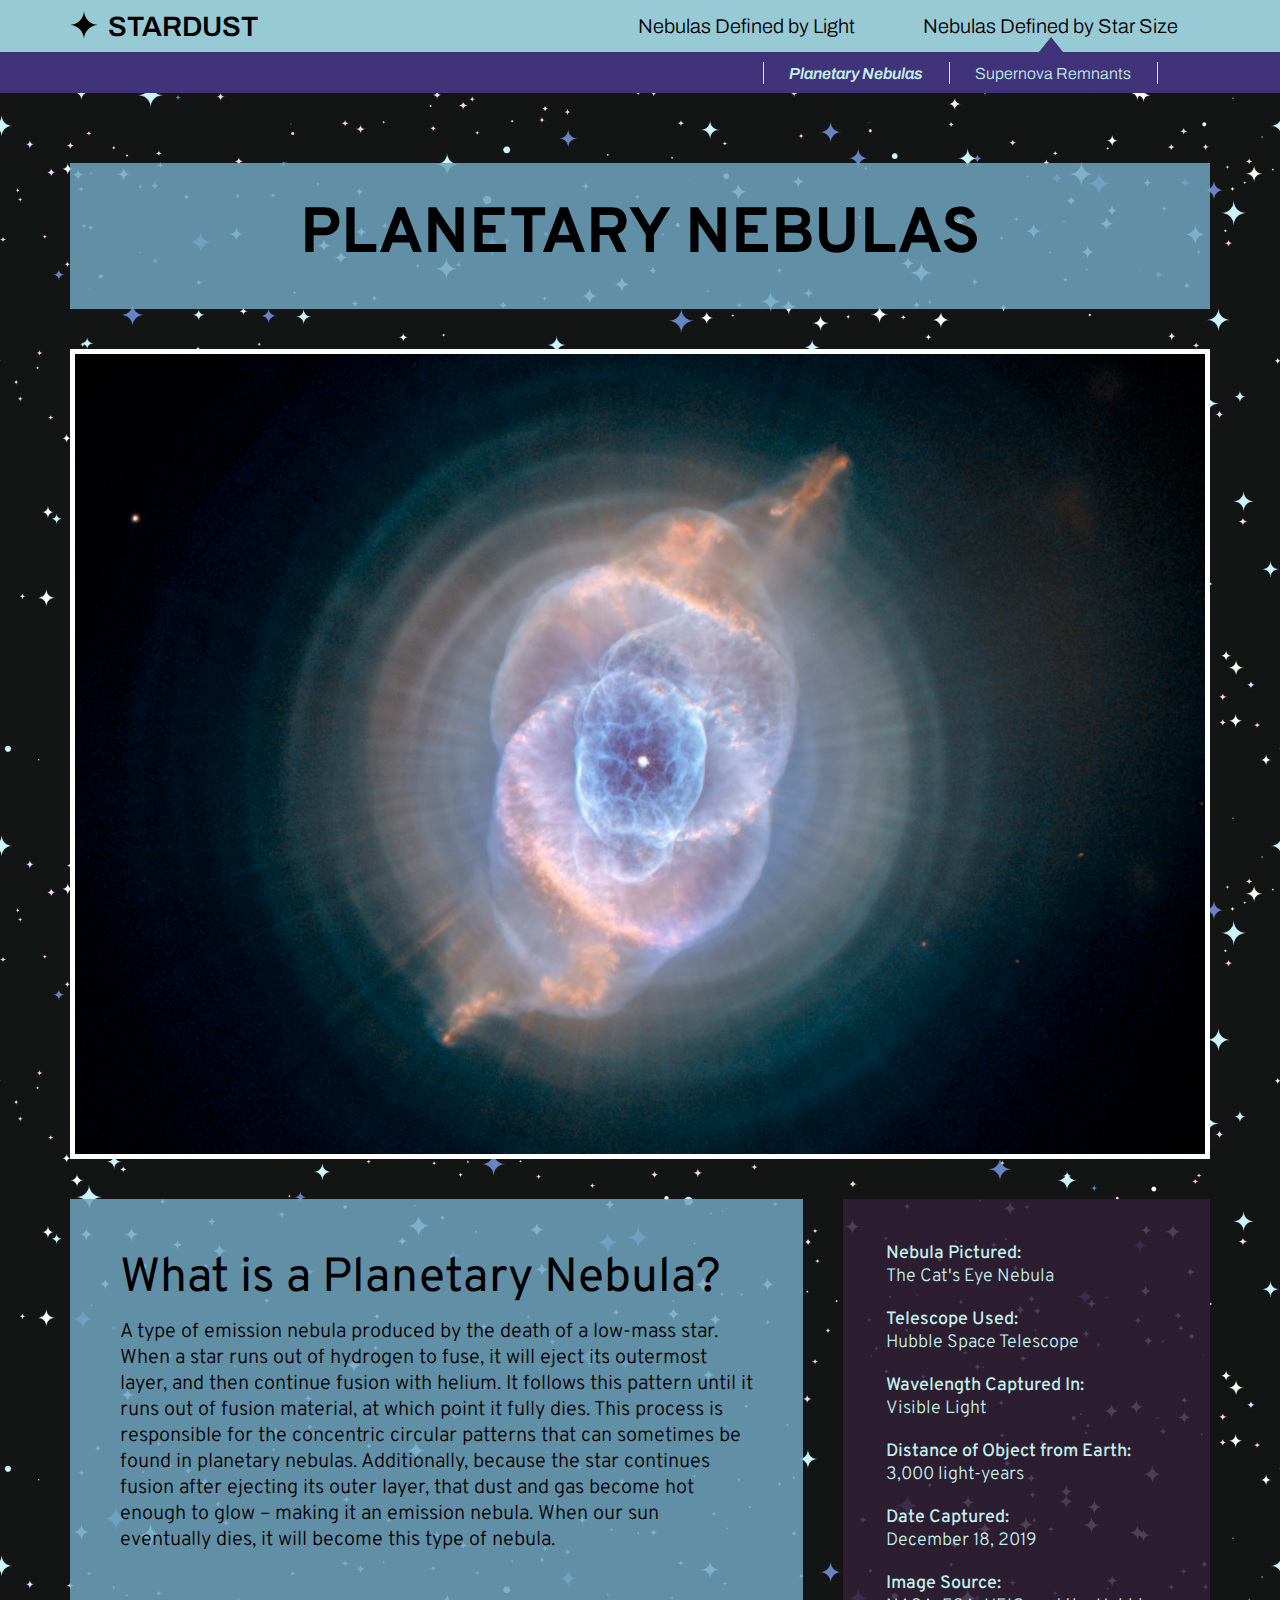
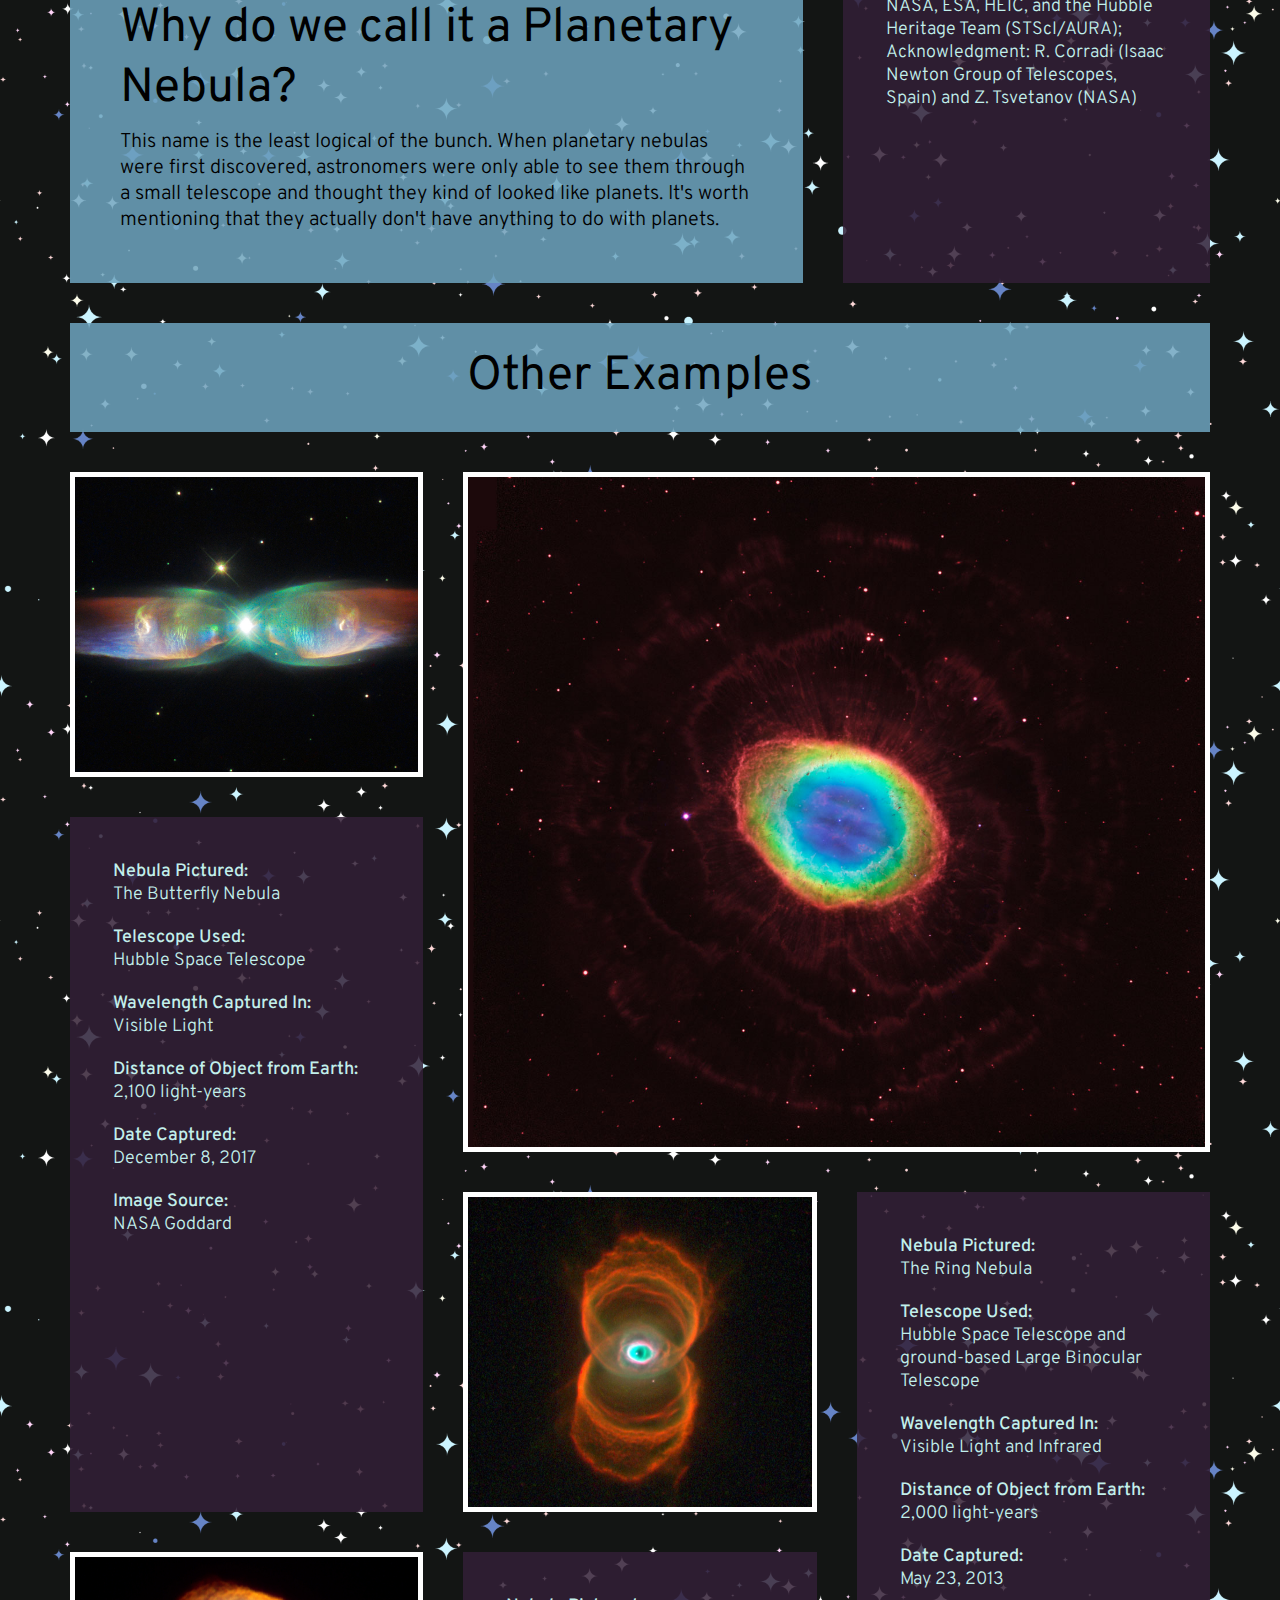
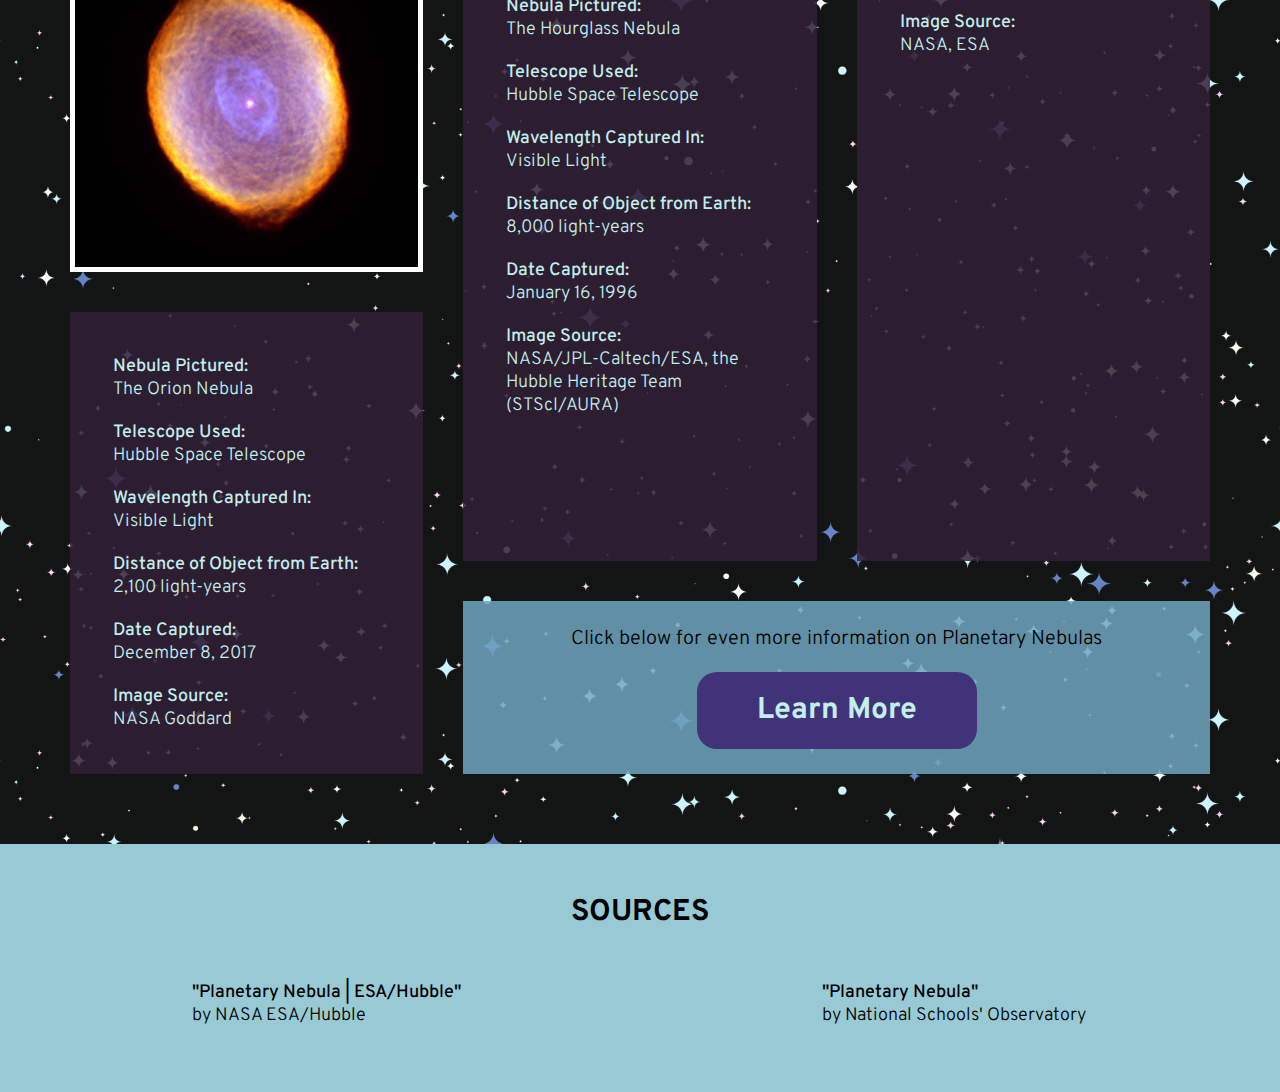
<file: planetary-nebulas.html>
<!DOCTYPE html>
<html>

<head>
    <meta charset="utf-8">
    <meta name="viewport" content="width=device-width, initial-scale=1.0">
    <title>Stardust - Planetary Nebulas</title>
    <link rel="icon" href="images/logo.svg">
    <link rel="preconnect" href="https://fonts.googleapis.com">
    <link rel="preconnect" href="https://fonts.gstatic.com" crossorigin>
    <link
        href="https://fonts.googleapis.com/css2?family=Archivo:ital,wght@0,200;0,300;0,400;0,600;1,600&family=Overpass:ital,wght@0,300;0,400;0,500;0,700;1,300&display=swap"
        rel="stylesheet">
    <link rel="stylesheet" href="css/style.css">
    <link rel="stylesheet" href="js/modal.js" type="text/Javascript">
    <link rel="stylesheet" href="js/sticky-nav.js" type="text/Javascript">
    <link rel="stylesheet" href="https://cdnjs.cloudflare.com/ajax/libs/font-awesome/4.7.0/css/font-awesome.min.css">
    <link rel="stylesheet" href="js/hamburger-menu.js" type="text/Javascript">
</head>

<body>
    <div class="header" id="nav">
        <header>
            <div class="container x-wrapper header-flex">
                <a href="index.html" class="logo"><img src="images/logo.svg" class="logo-svg"
                        alt="Black twinkle-shaped star">STARDUST</a>
                <!-- Dropdown Menu code was loosely based on code found here: https://www.w3schools.com/howto/howto_css_dropdown.asp -->
                <nav>
                    <div class="dropdown-menu">
                        <!-- Group 1 -->
                        <p class="dropdown-origin">Nebulas Defined by Light</p>
                        <div class="dropdown-list">
                            <ul>
                                <li><a href="emission-nebulas.html"><img src="images/nav-emission-nebula.png"
                                            class="nav-img" alt="Transparent image of the Ring Nebula">Emission
                                        Nebulas</a>
                                </li>
                                <li><a href="reflection-nebulas.html"><img src="images/nav-reflection-nebula.png"
                                            class="nav-img"
                                            alt="Transparent image of the Pleiades Star Cluster">Reflection
                                        Nebulas</a></li>
                                <li><a href="absorption-nebulas.html"><img src="images/nav-absorption-nebula.png"
                                            class="nav-img" alt="Transparent image of the Horsehead Nebula">Absorption
                                        Nebulas</a></li>
                            </ul>
                        </div>
                    </div>
                    <div class="dropdown-menu">
                        <!-- Group 2 -->
                        <p class="dropdown-origin-active">Nebulas Defined by Star Size</p>
                        <div id="up-arrow"></div>
                    </div>
                </nav>
            </div>
        </header>
        <header>
            <nav>
                <div class="sub-nav g2">
                    <div class="container x-wrapper">
                        <ul>
                            <li><a href="planetary-nebulas.html" class="active">Planetary Nebulas</a></li>
                            <li><a href="supernova-remnants.html">Supernova Remnants</a></li>
                        </ul>
                    </div>
                </div>
            </nav>
        </header>
    </div>
    <!-- <script src="js/sticky-nav.js"></script> -->

    <!-- Code from https://www.w3schools.com/howto/howto_js_mobile_navbar.asp -->
    <div class="topnav">
        <a href="index.html" class="logo home"><img src="images/logo.svg" class="logo-svg"
                alt="Black twinkle-shaped star">STARDUST</a>
        <div id="myLinks">
            <a href="emission-nebulas.html">Emission Nebulas</a>
            <a href="reflection-nebulas.html">Reflection Nebulas</a>
            <a href="absorption-nebulas.html">Absorption Nebulas</a>
            <a href="planetary-nebulas.html" class="active">Planetary Nebulas</a>
            <a href="supernova-remnants.html">Supernova Remnants</a>
        </div>
        <!-- "Hamburger menu" / "Bar icon" to toggle the navigation links -->
        <button href="javascript:void(0);" class="icon" onclick="myFunction()">
            <i class="fa fa-bars"></i>
        </button>
    </div>
    <script src="js/hamburger-menu.js"></script>
    <!-- end of code -->
    <!-- Note: I used to have sticky scroll on my nav bar, but had to comment it out because my hamburger menu wouldn't work simultaneously with the sticky scroll, and the results of leaving it on the full size media query but not having it apply after the hamburger menu came into effect were pretty horrible -->

    <section class="xy-wrapper container">
        <section class="feature-grid y-wrapper">
            <div class="title-block">
                <h1>PLANETARY NEBULAS</h1>
            </div>
            <div class="rectangle-l">
                <img id="modal-img" src="images/planetary-nebula/cats-eye-nebula.jpg"
                    class="info-page-pics feature modal-img" alt="Photo of the Cat's Eye Nebula">
            </div>
        </section>
        <section class="y-wrapper">
            <div class="info-grid">
                <div class="text-container">
                    <h2>What is a Planetary Nebula?</h2>
                    <p>
                        A type of emission nebula produced by the death of a low-mass star. When a star runs out of
                        hydrogen to fuse, it will eject its outermost layer, and then continue fusion with helium. It
                        follows this pattern until it runs out of fusion material, at which point it fully dies. This
                        process is responsible for the concentric circular patterns that can sometimes be found in
                        planetary nebulas. Additionally, because the star continues fusion after ejecting its outer
                        layer, that dust and gas become hot enough to glow – making it an emission nebula. When our sun
                        eventually dies, it will become this type of nebula.
                    </p><br>
                    <h2>Why do we call it a Planetary Nebula?</h2>
                    <p class="last-item">
                        This name is the least logical of the bunch. When planetary nebulas were first discovered,
                        astronomers were only able to see them through a small telescope and thought they kind of looked
                        like planets. It's worth mentioning that they actually don't have anything to do with planets.
                    </p>
                </div>
                <div class="caption-container" id="itemf2">
                    <h3>Nebula Pictured:</h3>
                    <p class="caption">The Cat's Eye Nebula</p>
                    <h3>Telescope Used:</h3>
                    <p class="caption">Hubble Space Telescope</p>
                    <h3>Wavelength Captured In:</h3>
                    <p class="caption">Visible Light</p>
                    <h3>Distance of Object from Earth:</h3>
                    <p class="caption">3,000 light-years</p>
                    <h3>Date Captured:</h3>
                    <p class="caption">December 18, 2019</p>
                    <h3>Image Source:</h3>
                    <p class="caption last-item"><a href="https://www.nasa.gov/feature/goddard/caldwell-6">NASA, ESA,
                            HEIC, and the Hubble Heritage Team (STScI/AURA); Acknowledgment: R. Corradi (Isaac Newton
                            Group of Telescopes, Spain) and Z. Tsvetanov (NASA)</a></p>
                </div>
            </div>
        </section>
        <section>
            <div class="y-wrapper">
                <div class="title-block">
                    <h2>Other Examples</h2>
                </div>
            </div>
            <div class="examples-grid">
                <!-- Butterfly Nebula -->
                <div class="rectangle-s">
                    <img id="modal-img" src="images/planetary-nebula/butterfly-nebula.jpg"
                        class="info-page-pics item1 small-pic modal-img" alt="Photo of the Butterfly Nebula">
                </div>
                <div class="caption-container item2">
                    <h3>Nebula Pictured:</h3>
                    <p class="caption">The Butterfly Nebula</p>
                    <h3>Telescope Used:</h3>
                    <p class="caption">Hubble Space Telescope</p>
                    <h3>Wavelength Captured In:</h3>
                    <p class="caption">Visible Light</p>
                    <h3>Distance of Object from Earth:</h3>
                    <p class="caption">2,100 light-years</p>
                    <h3>Date Captured:</h3>
                    <p class="caption">December 8, 2017</p>
                    <h3>Image Source:</h3>
                    <p class="caption last-item"><a
                            href="https://images.nasa.gov/details-GSFC_20171208_Archive_e000637">NASA Goddard</a></p>
                </div>
                <!-- Ring Nebula -->
                <div class="rectangle-m">
                    <img id="modal-img" src="images/planetary-nebula/ring-nebula.jpg"
                        class="info-page-pics item3 modal-img" alt="Photo of the Ring Nebula">
                </div>
                <div class="caption-container item4">
                    <h3>Nebula Pictured:</h3>
                    <p class="caption">The Ring Nebula</p>
                    <h3>Telescope Used:</h3>
                    <p class="caption">Hubble Space Telescope and ground-based Large Binocular Telescope</p>
                    <h3>Wavelength Captured In:</h3>
                    <p class="caption">Visible Light and Infrared</p>
                    <h3>Distance of Object from Earth:</h3>
                    <p class="caption">2,000 light-years</p>
                    <h3>Date Captured:</h3>
                    <p class="caption">May 23, 2013 </p>
                    <h3>Image Source:</h3>
                    <p class="caption last-item"><a
                            href="https://www.nasa.gov/mission_pages/hubble/science/ring-nebula.html">NASA, ESA</a></p>
                </div>
                <!-- Hourglass Nebula -->
                <div class="rectangle-s">
                    <img id="modal-img" src="images/planetary-nebula/hourglass-nebula.jpg"
                        class="info-page-pics item5 modal-img" alt="Photo of the Hourglass Nebula">
                </div>
                <div class="caption-container item6">
                    <h3>Nebula Pictured:</h3>
                    <p class="caption">The Hourglass Nebula</p>
                    <h3>Telescope Used:</h3>
                    <p class="caption">Hubble Space Telescope</p>
                    <h3>Wavelength Captured In:</h3>
                    <p class="caption">Visible Light</p>
                    <h3>Distance of Object from Earth:</h3>
                    <p class="caption">8,000 light-years</p>
                    <h3>Date Captured:</h3>
                    <p class="caption">January 16, 1996</p>
                    <h3>Image Source:</h3>
                    <p class="caption last-item"><a
                            href="https://www.jpl.nasa.gov/images/pia14442-hubble-finds-an-hourglass-nebula-around-a-dying-star">NASA/JPL-Caltech/ESA,
                            the Hubble Heritage Team (STScI/AURA)</a></p>
                </div>
                <!-- Spirograph Nebula -->
                <div class="rectangle-s">
                    <img id="modal-img" src="images/planetary-nebula/spirograph-nebula.jpg"
                        class="info-page-pics item7 small-pic modal-img" alt="Photo of the Spirograph Nebula">
                </div>
                <!-- Code for modal borrowed from https://www.w3schools.com/howto/howto_css_modal_images.asp -->
                <!-- The Modal -->
                <div id="modal" class="modal">
                    <!-- The Close Button -->
                    <span class="close">&times;</span>
                    <!-- Modal Content (The Image) -->
                    <img class="modal-content" id="img01">
                </div>
                <script src="js/modal.js"></script>
                <div class="caption-container item8">
                    <h3>Nebula Pictured:</h3>
                    <p class="caption">The Orion Nebula</p>
                    <h3>Telescope Used:</h3>
                    <p class="caption">Hubble Space Telescope</p>
                    <h3>Wavelength Captured In:</h3>
                    <p class="caption">Visible Light</p>
                    <h3>Distance of Object from Earth:</h3>
                    <p class="caption">2,100 light-years</p>
                    <h3>Date Captured:</h3>
                    <p class="caption">December 8, 2017</p>
                    <h3>Image Source:</h3>
                    <p class="caption last-item"><a
                            href="https://images.nasa.gov/details-GSFC_20171208_Archive_e000034">NASA Goddard</a></p>
                </div>
                <div class="learn-more">
                    <p>Click below for even more information on Planetary Nebulas</p>
                    <a href="https://www.schoolsobservatory.org/learn/astro/stars/cycle/planetary"
                        class="button slide-right">
                        <h4>Learn More</h4>
                    </a>
                </div>
            </div>
        </section>
    </section>

    <footer class="x-wrapper">
        <div class="container">
            <h4 class="sources-header">SOURCES</h4>
            <div class="footer-grid">
                <div class="sources">
                    <a href="https://esahubble.org/wordbank/planetary-nebula/">
                        <h3>"Planetary Nebula | ESA/Hubble"</h3>
                        <p class="caption last-item">by NASA ESA/Hubble</p>
                    </a>
                </div>
                <div class="sources">
                    <a href="https://www.schoolsobservatory.org/learn/astro/stars/cycle/planetary">
                        <h3>"Planetary Nebula"</h3>
                        <p class="caption last-item">by National Schools' Observatory</p>
                    </a>
                </div>
            </div>
        </div>
    </footer>

</body>

</html>
</file>
<file: css/style.css>
* {
  box-sizing: border-box;
}

html,
body {
  min-height: 100vh;
  margin: 0;
  background-image: url("../images/background.gif");
  background-size: 100%;
  background-attachment: scroll;
  background-position: center;
  background-repeat: repeat;

  /* default font styles */
  font-family: 'Overpass', sans-serif;
  font-weight: 300;
  font-size: 20px;
}

img {
  max-width: 100%;
}

.container {
  max-width: 1440px;
  margin: auto;
}

.xy-wrapper {
  padding: 70px;
}

.x-wrapper {
  padding: 0 70px;
}

.y-wrapper {
  padding-bottom: 40px;
}

.wrapper-home {
  padding: 100px 100px 0 100px;
}

.y-wrapper-home {
  padding-bottom: 100px;
}




/* Navigation bar */
header {
  background-color: #98CAD5;
  font-family: 'Archivo', sans-serif;
  font-weight: 400;
  z-index: 10;
}

.header-flex {
  display: flex;
  justify-content: space-between;
  flex-wrap: wrap;
  align-items: center;
}

.header-flex a:hover {
  color: #305b70;
  transition: .5s;
}

.sticky {
  position: fixed;
  top: 0;
  width: 100%;
  z-index: 10;
}

.logo-svg {
  height: 1em;
  width: 1em;
  margin-right: 10px;
}

.nav-img {
  max-height: 47px;
  padding-right: 15px;
  vertical-align: middle;
}

/*Dropdown Menu code was loosely based on code found here: 
https://www.w3schools.com/howto/howto_css_dropdown.asp */
.dropdown-menu {
  position: relative;
  display: inline-block;
}

.dropdown-origin {
  display: inline-block;
  padding: 15px 2.5vw;
  margin: 0;
  min-width: 269px;
}

.dropdown-origin-active {
  display: inline-block;
  padding: 15px 2.5vw 0 2.5vw;
  margin: 0;
}

.dropdown-list {
  display: none;
  position: absolute;
  background-color: #c2efeb;
  width: 100%;
  overflow: auto;
  z-index: 100;
}

.dropdown-list ul {
  list-style-type: none;
  padding: 0;
  margin: 0;
  font-weight: 200;
  text-align: left;
}

.dropdown-list li:last-child a {
  border: none;
}

.dropdown-list a {
  display: block;
  color: black;
  border-bottom: 1px solid black;
  padding: 2.5px 0;
  margin: 0 15px;
  text-align: center;
}

.dropdown-menu:hover .dropdown-list {
  display: block;
}

.dropdown-list li:hover {
  background-color: #def7f5;
  transition: .5s;
}

.dropdown-menu:hover .dropdown-origin {
  background-color: #ADDDE0;
  transition: .5s;
}




/* Sub Navigation Menu */
.sub-nav {
  background-color: #41337A;
  width: 100%;
  margin: auto;
  z-index: 1;
}

.sub-nav ul {
  list-style-type: none;
  padding: 0;
  margin: 0;

  display: flex;
  vertical-align: middle;
  justify-content: right;
  margin-right: 217px;
}

.g2 ul {
  margin-right: 52px;
}

.sub-nav li {
  padding: 8.5px 0px;
}

.sub-nav li:last-child a {
  border-right: 1.5px solid #c2efeb;
}

.sub-nav a {
  display: inline-block;
  padding: 2.5px 2vw;
  border-left: 1.5px solid #c2efeb;
  color: #c2efeb;
  font-size: 16px;
  font-weight: 300;
  text-align: center;
}

.sub-nav .active {
  font-weight: 600;
  font-style: italic;
}

.sub-nav li:hover {
  background-color: #5c48ad;
  transition: .5s;
}

#up-arrow {
  width: 0;
  height: 0;
  border-left: 12px solid transparent;
  border-right: 12px solid transparent;
  border-bottom: 15px solid #41337A;
  position: relative;
  margin: auto;
}

.topnav {
  display: none;
}





/* Typography Formatting */
h1 {
  font-weight: 700;
  font-size: 64px;
  margin: 0;
}

h2 {
  font-weight: 400;
  font-size: 48px;
  margin-top: 0;
  margin-block-end: 10px;
}

h3 {
  font-weight: 500;
  font-size: 18px;
  margin: 0;
}

h4 {
  font-weight: 700;
  font-size: 30px;
  margin: auto;
}

.sources-header {
  padding: 50px;
  text-align: center;
}

.logo {
  display: inline-flex;
  font-size: 28px;
  font-weight: 600;
  color: black;
  padding: 10px 0;
}

p {
  font-weight: 300;
  font-size: 20px;
  margin-top: 0;
  margin-block-end: 20px;
}

a {
  position: relative;
  text-decoration: none;
}

.caption {
  font-weight: 300;
  font-size: 18px;
}

.caption a {
  display: inline-block;
  color: #c2efeb;
  z-index: 1;
}

.caption a:hover {
  color: #305b70;
  transition: .5s;
}

/* Code based on "Mouse-Out Hover Effect: Final" by Geoff Graham
https://codepen.io/geoffgraham/pen/yLzvXyL*/
.caption a::before {
  background-color: rgba(222, 247, 245, .85);
  content: "";
  inset: 0;
  position: absolute;
  transform: scaleX(0);
  transform-origin: right;
  transition: transform .5s ease-in-out;
  z-index: -1;
}

.caption a:hover::before {
  transform: scaleX(1);
  transform-origin: left;
}

/* end of borrowed code */

/* Code based on "CSS Button On Hover Slide Effect" by RazorX
https://codepen.io/RazorXio/pen/gMaoOW */
.button {
  background-color: #41337a;
  color: #c2efeb;
  font-size: 30px;
  font-weight: 700;
  padding: 20px 60px;
  border-radius: 20px;
  display: inline-block;
  box-shadow: inset 0 0 0 0 #5c48ad;
  transition: ease-out 0.4s;
}

.slide-right:hover {
  box-shadow: inset 300px 0 0 0 #5c48ad;
}

/* end of borrowed code */

.last-item {
  margin-block-end: 0;
}





/* Content (Text containers, images, caption boxes) */
.title-block {
  background-color: rgba(110, 164, 191, 0.85);
  text-align: center;
}

.title-block h1 {
  padding: 32px 43px;
}

.title-block h2 {
  padding: 24.5px 0;
  margin: 0;
}

.text-container {
  background-color: rgba(110, 164, 191, 0.85);
  padding: 50px;
}

.caption-container {
  color: #c2efeb;
  background-color: rgba(51, 30, 54, 0.85);
  /* opacity: 0.85; */
  padding: 43px;
}

.info-page-pics {
  border: 5px solid white;
}

.rectangle-l {
  width: 100%;
  height: 90vh;
  background-color: white;
}

.rectangle-m {
  width: 100%;
  height: 680px;
  background-color: white;
  grid-column: 2 / span 2;
  grid-row: 1 / span 2;
}

.rectangle-s {
  width: 100%;
  height: auto;
  max-height: 320px;
  background-color: white;
}

.feature {
  width: 100%;
  max-height: 90vh;
  height: 100%;
  object-fit: cover;
}

.feature-reposition {
  object-position: 0 30%;
}

.learn-more {
  text-align: center;
  background-color: rgba(110, 164, 191, 0.85);
  padding: 25px;
  grid-column: 2 / span 2;
  grid-row: 6;
}

/* Image Gallery Code borrowed from
https://www.w3schools.com/howto/howto_js_slideshow.asp */
/* Slideshow container */
.slideshow-container {
  max-width: 1240px;
  max-height: 88vh;
  height: 100%;
  position: relative;
  margin: auto;
  color: white;
  text-align: center;
  background-color: black;
}

/* Hide the images by default */
.slides {
  display: none;
}

.gallery-pics {
  width: 100%;
  height: auto;
  max-height: 88vh;
  object-fit: cover;
}

.move-down1 {
  object-position: 0px -120px;
}

.move-down2 {
  object-position: 0px -90px;
}

.move-down3 {
  object-position: 0px -250px;
}

.move-down4 {
  object-position: 0px -220px;
}

.move-down5 {
  object-position: 0px -150px;
}

.move-down6 {
  object-position: 0px -60px;
}


.object-fit {
  object-fit: contain;
}


/* Caption text */
.gallery-caption-box {
  height: 10.4vw;
  width: 100%;
  background-image: linear-gradient(rgba(0, 0, 0, 0), black);
  position: absolute;
  bottom: 0;
}

.bottom-left {
  position: absolute;
  bottom: 3.5vw;
  left: 3.5vw;
}

.bottom-right {
  position: absolute;
  bottom: 3.5vw;
  right: 3.5vw;
}

.mid-left {
  position: absolute;
  bottom: 5.35vw;
  left: 3.5vw;
}


.gallery-caption a {
  color: white;
  font-size: 20px;
  transition: 0.5s;
}

.gallery-caption a:hover {
  color: #c2efeb;
  text-decoration: underline;
}


/* Number text (1/3 etc) */
.numbertext {
  color: white;
  font-size: 12px;
  padding: 8px 12px;
  position: absolute;
  top: 0;
}

/* Next & previous buttons */
.prev,
.next {
  cursor: pointer;
  position: absolute;
  top: 50%;
  width: auto;
  margin-top: -22px;
  padding: 14px;
  color: white;
  font-weight: bold;
  font-size: 30px;
  transition: 0.6s ease;
  border-radius: 10px;
  user-select: none;
}

button {
  background-color: rgba(0, 0, 0, 0);
  padding: 0px;
  border-width: 0px;
}

.next {
  right: 0;
}

.prev {
  left: 0;
}

.prev:hover,
.next:hover {
  background-color: rgba(194, 239, 235, 0.3);
}

/* code loosely borrowed from 
https://stackoverflow.com/questions/16783554/how-to-make-css-animation-to-play-every-10-seconds */
.bounce {
  font-size: 30px;
  margin: 0;
  animation: bounce 16s linear 3s infinite;
}

@keyframes bounce {

  0%,
  6.25%,
  12.5%,
  18.75% {
    transform: translate(0px, 0px);
  }

  1.875%,
  8.125%,
  14.375%,
  20.625% {
    transform: translate(6px, 0px);
  }

  22.03125% {
    transform: translate(0px, 0px);
  }

  4.375%,
  10.625%,
  16.875% {
    transform: translate(-7px, 0px);
  }

  6.25%,
  12.5%,
  18.75% {
    transform: translate(0px, 0px);
  }
}

/* end of borrowed code */
/* end of borrowed code */



/* Image Modal Code borrowed from 
https://www.w3schools.com/howto/howto_css_modal_images.asp */

.modal-img {
  cursor: pointer;
  transition: 0.5s;
}

.modal-img:hover {
  opacity: 0.8;
}

.modal {
  display: none;
  position: fixed;
  z-index: 1000;
  padding: 3vh 0;
  left: 0;
  top: 0;
  width: 100%;
  height: 100%;
  overflow: auto;
  background-color: rgb(0, 0, 0);
  background-color: rgba(0, 0, 0, 0.9);
}

.modal-content {
  margin: auto;
  display: block;
  max-width: 100%;
  max-height: 94vh;
}

.modal-content {
  animation-name: zoom;
  animation-duration: 0.3s;
}

@keyframes zoom {
  from {
    transform: scale(0)
  }

  to {
    transform: scale(1)
  }
}

.close {
  position: absolute;
  top: 15px;
  right: 35px;
  color: #f1f1f1;
  font-size: 40px;
  font-weight: bold;
  transition: 0.3s;
}

.close:hover,
.close:focus {
  color: #bbb;
  text-decoration: none;
  cursor: pointer;
}

/* End of code */





/* Info Page Layout (Grids)*/
.feature-grid {
  display: grid;
  grid-template-columns: 1fr;
  gap: 40px;
}

.info-grid {
  display: grid;
  grid-template-columns: 2fr 1fr;
  gap: 40px;
}

.examples-grid {
  display: grid;
  grid-template-columns: 1fr 1fr 1fr;
  gap: 40px;
  margin: auto;
}

.small-pic {
  width: 100%;
  height: 100%;
  max-height: 320px;
  object-fit: cover;
}

.item1 {
  grid-column: 1;
  grid-row: 1;
}

.item2 {
  grid-column: 1;
  grid-row: 2 / span 2;
}

.item3 {
  grid-column: 2 / span 2;
  grid-row: 1 / span 2;
  width: 100%;
  height: 680px;
  object-fit: cover;
}

.item4 {
  grid-column: 3;
  grid-row: 3 / span 3;
}

.item5 {
  grid-column: 1;
  grid-row: 4;
  width: 100%;
  max-height: 100%;
  min-height: 320px;
  object-fit: cover;

}

.item6 {
  grid-column: 2;
  grid-row: 4 / span 2;
}

.item7 {
  grid-column: 2;
  grid-row: 3;
}

.item8 {
  grid-column: 1;
  grid-row: 5 / span 2;
}





/* Footer */
footer {
  background-color: #98CAD5;
}

.footer-grid {
  display: grid;
  grid-template-columns: 1fr 1fr;
  gap: 10%;
  padding-bottom: 65px;
  justify-items: center;
}

.sources a {
  color: black;
}

.sources a:hover {
  color: #305b70;
  transition: .3s;
  text-decoration: underline;
}





/* Media Queries */
@media screen and (max-width: 909px) {
  .nav-img {
    max-height: 35px;
  }

  .dropdown-origin {
    padding: 10px 2.5vw;
    min-width: 0px;
    font-size: 18px;
  }

  .dropdown-origin-active {
    padding: 10px 2.5vw 0 2.5vw;
    font-size: 18px;
  }

  .dropdown-list a {
    padding: 2.5px 0;
    margin: 0 15px;
    font-size: 18px;
  }

  .sub-nav ul {
    justify-content: left;
    margin-right: 0;
  }

  .g2 ul {
    justify-content: right;
    margin-right: 52px;
  }

  .sub-nav li {
    padding: 7.5px 0px;
  }

  .sub-nav a {
    font-size: 14px;
  }

  #up-arrow {
    border-left: 7px solid transparent;
    border-right: 7px solid transparent;
    border-bottom: 10px solid #41337A;
  }

  .logo {
    font-size: 24px;
    padding: 5px 0;
  }

}

/* two columns */
@media screen and (max-width: 830px) {
  .feature-grid {
    grid-template-columns: 1fr;
    gap: 40px;
  }

  .info-grid {
    grid-template-columns: 1fr;
    gap: 40px;
  }

  #itemf2 {
    grid-row: 1;
  }

  .examples-grid {
    grid-template-columns: 1fr 1fr;
    gap: 40px;
  }

  .rectangle-m {
    width: 100%;
    height: 320px;
    grid-column: 2 / span 1;
    grid-row: 1 / span 1;
  }

  .learn-more {
    padding: 25px;
    grid-column: 1 / span 2;
    grid-row: 5;
  }

  .item1 {
    grid-column: 1;
    grid-row: 1;
  }

  .item2 {
    grid-column: 1;
    grid-row: 2 / span 1;
  }

  .item3 {
    grid-column: 2 / span 1;
    grid-row: 1 / span 1;
    width: 100%;
    height: 320px;
  }

  .item4 {
    grid-column: 2;
    grid-row: 2 / span 1;
  }

  .item5 {
    grid-column: 1;
    grid-row: 3;
    width: 100%;
    max-height: 100%;
    min-height: 320px;
  }

  .item6 {
    grid-column: 1;
    grid-row: 4 / span 1;
  }

  .item7 {
    grid-column: 2;
    grid-row: 3;
  }

  .item8 {
    grid-column: 2;
    grid-row: 4 / span 1;
  }
}

@media screen and (max-width: 648px) {

  h1 {
    font-size: 50px;
  }

  h2 {
    font-size: 40px;
  }

  .feature-grid {
    grid-template-columns: 1fr;
    gap: 40px;
  }

  .info-grid {
    grid-template-columns: 1fr;
    gap: 40px;
  }

  .examples-grid {
    grid-template-columns: 1fr;
    gap: 40px;
  }

  .rectangle-m {
    width: 100%;
    height: 320px;
    grid-column: 1 / span 1;
    grid-row: 3 / span 1;
  }

  .learn-more {
    padding: 25px;
    grid-column: 1 / span 1;
    grid-row: 9;
  }

  .item1 {
    grid-column: 1;
    grid-row: 1;
  }

  .item2 {
    grid-column: 1;
    grid-row: 2 / span 1;
  }

  .item3 {
    grid-column: 1 / span 1;
    grid-row: 3 / span 1;
    width: 100%;
    height: 320px;
  }

  .item4 {
    grid-column: 1;
    grid-row: 4 / span 1;
  }

  .item5 {
    grid-column: 1;
    grid-row: 5;
    width: 100%;
    max-height: 100%;
    min-height: 320px;
  }

  .item6 {
    grid-column: 1;
    grid-row: 6 / span 1;
  }

  .item7 {
    grid-column: 1;
    grid-row: 7;
  }

  .item8 {
    grid-column: 1;
    grid-row: 8 / span 1;
  }


  /* Code based on https://www.w3schools.com/howto/howto_js_mobile_navbar.asp */
  .topnav {
    overflow: hidden;
    background-color: #c2efeb;
    position: relative;
    display: block;
  }

  .topnav #myLinks {
    display: none;
  }

  .topnav a {
    color: black;
    padding: 10px 30px;
    text-decoration: none;
    font-size: 20px;
    display: block;
    border-bottom: 1px solid black;
  }

  .topnav button.icon {
    display: block;
    position: absolute;
    background-color: #41337A;
    color: #c2efeb;
    font-size: 20px;
    right: 0;
    top: 0;
    padding: 12.5px 30px;
  }

  .topnav a:hover {
    background-color: #ADDDE0;
    color: black;
  }

  .topnav button.icon:hover {
    background-color: #5c48ad;
  }

  .header {
    display: none;
  }

  .logo a {
    font-size: 20px;
  }

  .home {
    background-color: #98CAD5;
  }

  .bottom-left {
    bottom: 25px;
    left: 25px;
  }

  .bottom-right {
    bottom: 25px;
    right: 25px;
  }

  .mid-left {
    bottom: 47px;
    left: 25px;
  }
}

@media screen and (max-width: 500px) {

  .xy-wrapper {
    padding: 40px;
  }

  .x-wrapper {
    padding: 0 40px;
  }

  .y-wrapper {
    padding-bottom: 40px;
  }

  .wrapper-home {
    padding: 40px 40px 0 40px;
  }

  .y-wrapper-home {
    padding-bottom: 40px;
  }

  .feature-grid {
    gap: 40px;
  }

  .info-grid {
    gap: 40px;
  }

  .examples-grid {
    gap: 40px;
  }

  .bottom-left {
    bottom: 25px;
    left: 25px;
  }

  .bottom-right {
    bottom: 25px;
    right: 25px;
  }

  .mid-left {
    bottom: 47px;
    left: 25px;
  }

  .gallery-caption a {
    font-size: 18px;
  }

  h4 {
    font-size: 22px;
  }

  p {
    font-size: 17px;
  }

  h2 {
    font-size: 30px;
  }

  .caption {
    font-size: 16px;
  }

  h3 {
    font-size: 16px;
  }

  .move-down1 {
    object-position: 0px 0px;
  }

  .move-down2 {
    object-position: 0px 0px;
  }

  .move-down3 {
    object-position: 0px 0px;
  }

  .move-down4 {
    object-position: 0px 0px;
  }

  .move-down5 {
    object-position: 0px 0px;
  }

  .move-down6 {
    object-position: 0px 0px;
  }

  .rectangle-l {
    max-width: 85vw;
  }

  h1 {
    font-size: 35px;
  }


}

@media screen and (max-width: 380px) {

  .xy-wrapper {
    padding: 30px;
  }

  .x-wrapper {
    padding: 0 30px;
  }

  .y-wrapper {
    padding-bottom: 30px;
  }

  .wrapper-home {
    padding: 30px 30px 0 30px;
  }

  .y-wrapper-home {
    padding-bottom: 30px;
  }

  .feature-grid {
    gap: 30px;
  }

  .info-grid {
    gap: 30px;
  }

  .examples-grid {
    gap: 30px;
  }

  .text-container {
    padding: 25px;
  }

  .sources-header {
    padding: 25px;
  }

}
</file>
